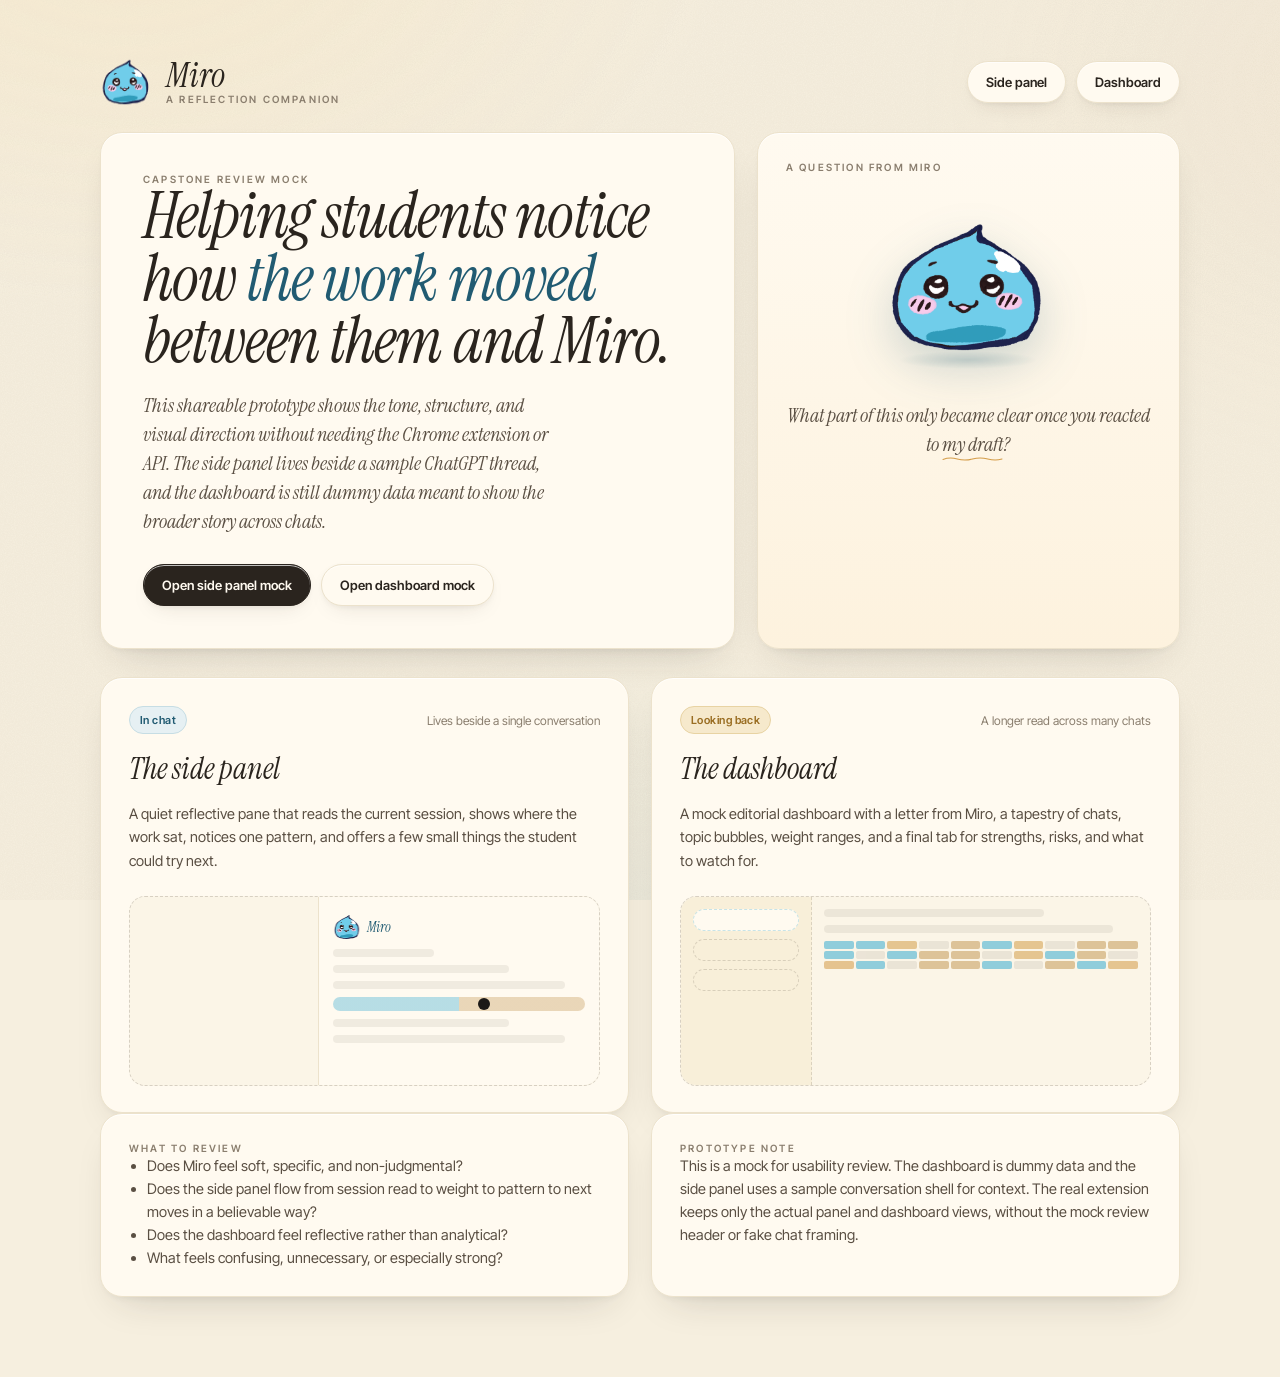
<file: share-mock/index.html>
<!doctype html>
<html lang="en">
<head>
  <meta charset="utf-8" />
  <meta name="viewport" content="width=device-width, initial-scale=1" />
  <title>Miro Review Mock</title>
  <link rel="preconnect" href="https://fonts.googleapis.com" />
  <link rel="preconnect" href="https://fonts.gstatic.com" crossorigin />
  <link href="https://fonts.googleapis.com/css2?family=Instrument+Serif:ital@0;1&family=Inter+Tight:wght@400;500;600;700&display=swap" rel="stylesheet" />
  <link rel="stylesheet" href="site.css" />
</head>
<body class="landing-body">
  <main class="hub">
    <header class="hub-top">
      <div class="hub-brand">
        <img src="sprites/cute.png" alt="Miro" class="bob" />
        <div>
          <div class="name">Miro</div>
          <div class="tag">A reflection companion</div>
        </div>
      </div>
      <nav class="hub-nav">
        <a class="btn-pill" href="side-panel.html">Side panel</a>
        <a class="btn-pill" href="dashboard.html">Dashboard</a>
      </nav>
    </header>

    <section class="hub-hero">
      <article class="card hub-hero-main in">
        <div class="hub-kicker">Capstone review mock</div>
        <h1>Helping students notice how <em>the work moved</em> between them and Miro.</h1>
        <p>
          This shareable prototype shows the tone, structure, and visual direction without needing the Chrome extension or API.
          The side panel lives beside a sample ChatGPT thread, and the dashboard is still dummy data meant to show the broader story across chats.
        </p>
        <div class="hub-actions">
          <a class="btn-pill primary" href="side-panel.html">Open side panel mock</a>
          <a class="btn-pill" href="dashboard.html">Open dashboard mock</a>
        </div>
      </article>

      <aside class="card hub-hero-aside in">
        <div class="hub-kicker">A question from Miro</div>
        <div class="pet-stage">
          <img src="sprites/cute.png" alt="Miro" class="bob" />
        </div>
        <p class="hub-quote">
          What part of this only became clear once you reacted to <span class="underline-wavy">my draft</span>?
        </p>
      </aside>
    </section>

    <section class="hub-grid">
      <a class="card hub-card in" href="side-panel.html">
        <div class="hub-card-head">
          <span class="chip miro">In chat</span>
          <span class="hub-card-meta">Lives beside a single conversation</span>
        </div>
        <h2>The side panel</h2>
        <p>
          A quiet reflective pane that reads the current session, shows where the work sat, notices one pattern,
          and offers a few small things the student could try next.
        </p>
        <div class="hub-preview panel">
          <div class="preview-chat"></div>
          <div class="preview-panel">
            <div class="preview-head">
              <img src="sprites/cute.png" alt="" />
              <span>Miro</span>
            </div>
            <div class="preview-line short"></div>
            <div class="preview-line medium"></div>
            <div class="preview-line long"></div>
            <div class="preview-scale">
              <span class="preview-scale-dot"></span>
            </div>
            <div class="preview-line medium"></div>
            <div class="preview-line long"></div>
          </div>
        </div>
      </a>

      <a class="card hub-card in" href="dashboard.html">
        <div class="hub-card-head">
          <span class="chip gold">Looking back</span>
          <span class="hub-card-meta">A longer read across many chats</span>
        </div>
        <h2>The dashboard</h2>
        <p>
          A mock editorial dashboard with a letter from Miro, a tapestry of chats, topic bubbles, weight ranges,
          and a final tab for strengths, risks, and what to watch for.
        </p>
        <div class="hub-preview dashboard">
          <div class="preview-sidebar">
            <span class="preview-tab active"></span>
            <span class="preview-tab"></span>
            <span class="preview-tab"></span>
          </div>
          <div class="preview-dash-main">
            <div class="preview-line medium"></div>
            <div class="preview-line long"></div>
            <div class="preview-grid">
              <i class="m"></i><i class="m"></i><i class="b"></i><i></i><i class="y"></i><i class="m"></i><i class="b"></i><i></i><i class="y"></i><i class="y"></i>
              <i class="m"></i><i></i><i class="m"></i><i class="y"></i><i class="y"></i><i></i><i class="b"></i><i class="m"></i><i class="y"></i><i></i>
              <i class="b"></i><i class="m"></i><i></i><i class="y"></i><i class="y"></i><i class="m"></i><i></i><i class="y"></i><i class="m"></i><i class="b"></i>
            </div>
          </div>
        </div>
      </a>
    </section>

    <section class="hub-notes">
      <article class="card hub-note">
        <div class="hub-kicker">What to review</div>
        <ul>
          <li>Does Miro feel soft, specific, and non-judgmental?</li>
          <li>Does the side panel flow from session read to weight to pattern to next moves in a believable way?</li>
          <li>Does the dashboard feel reflective rather than analytical?</li>
          <li>What feels confusing, unnecessary, or especially strong?</li>
        </ul>
      </article>

      <article class="card hub-note">
        <div class="hub-kicker">Prototype note</div>
        <p>
          This is a mock for usability review. The dashboard is dummy data and the side panel uses a sample conversation shell for context.
          The real extension keeps only the actual panel and dashboard views, without the mock review header or fake chat framing.
        </p>
      </article>
    </section>
  </main>
</body>
</html>
</file>
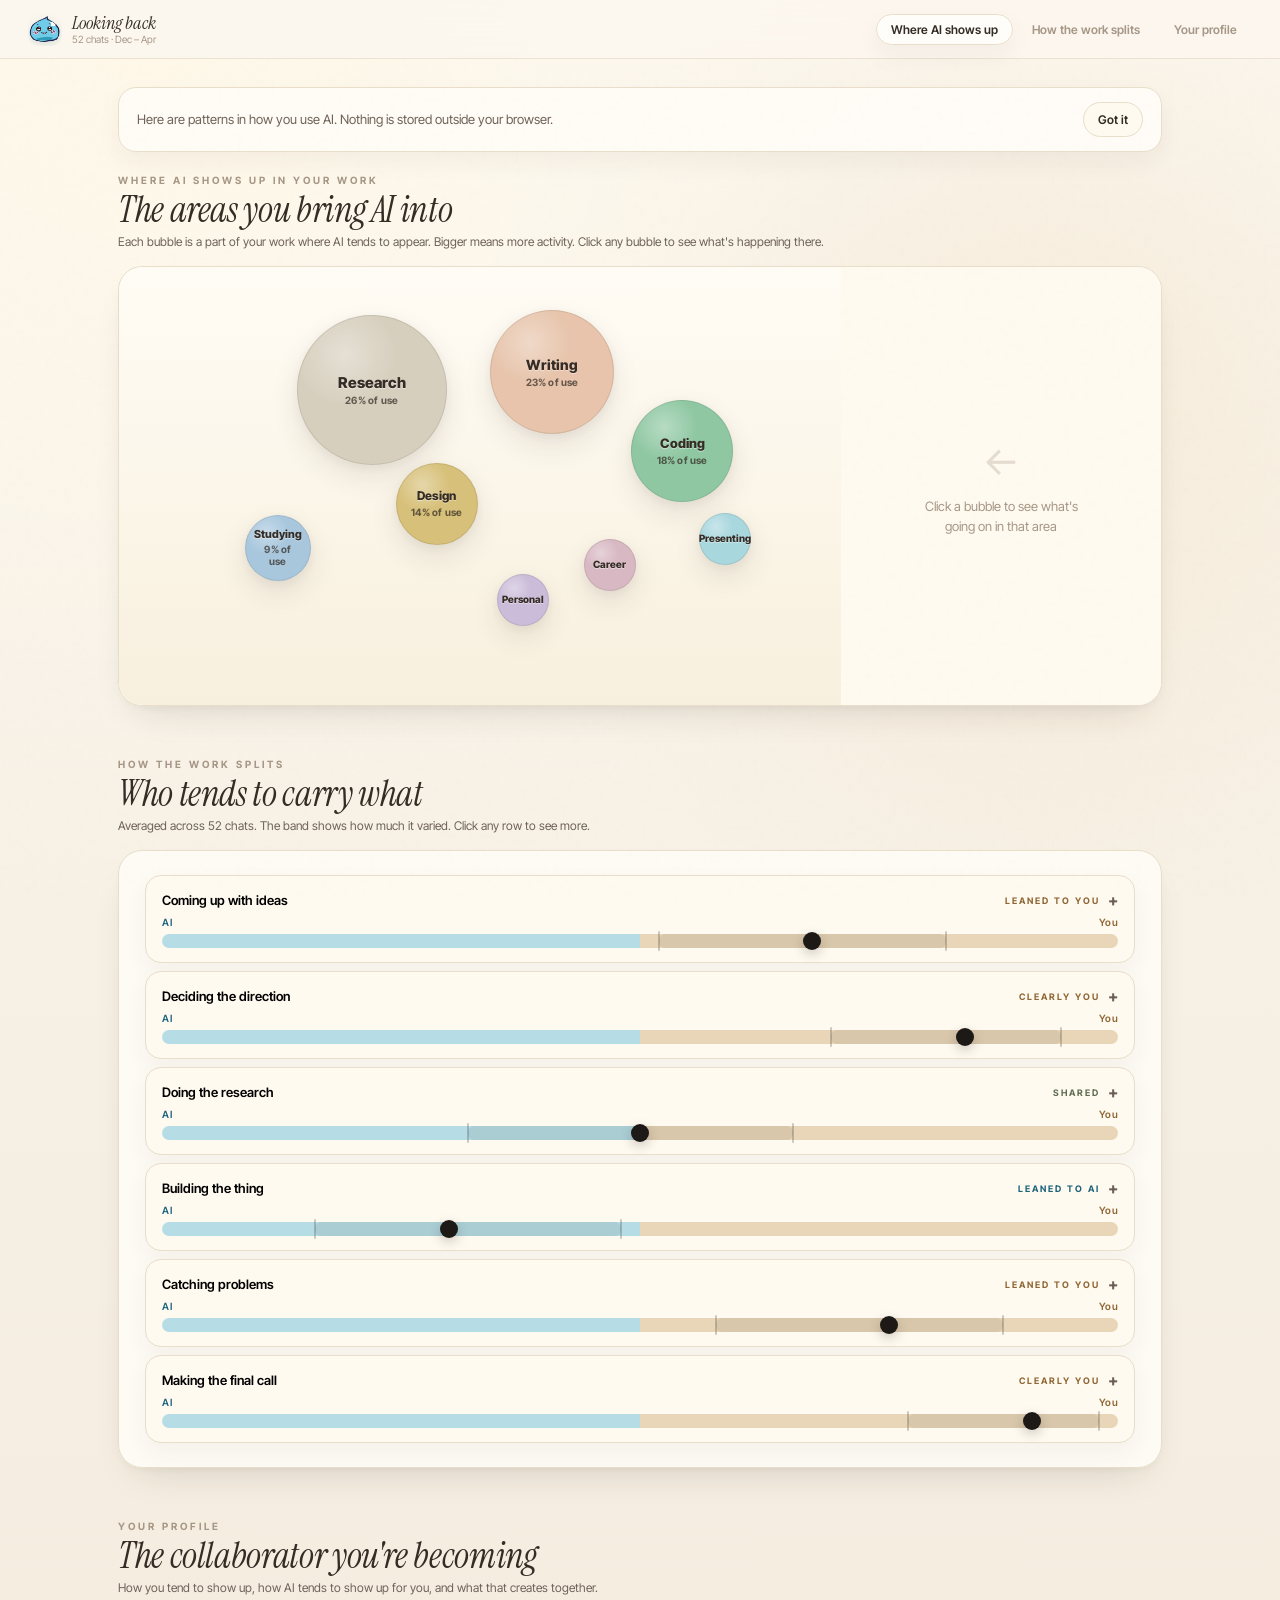
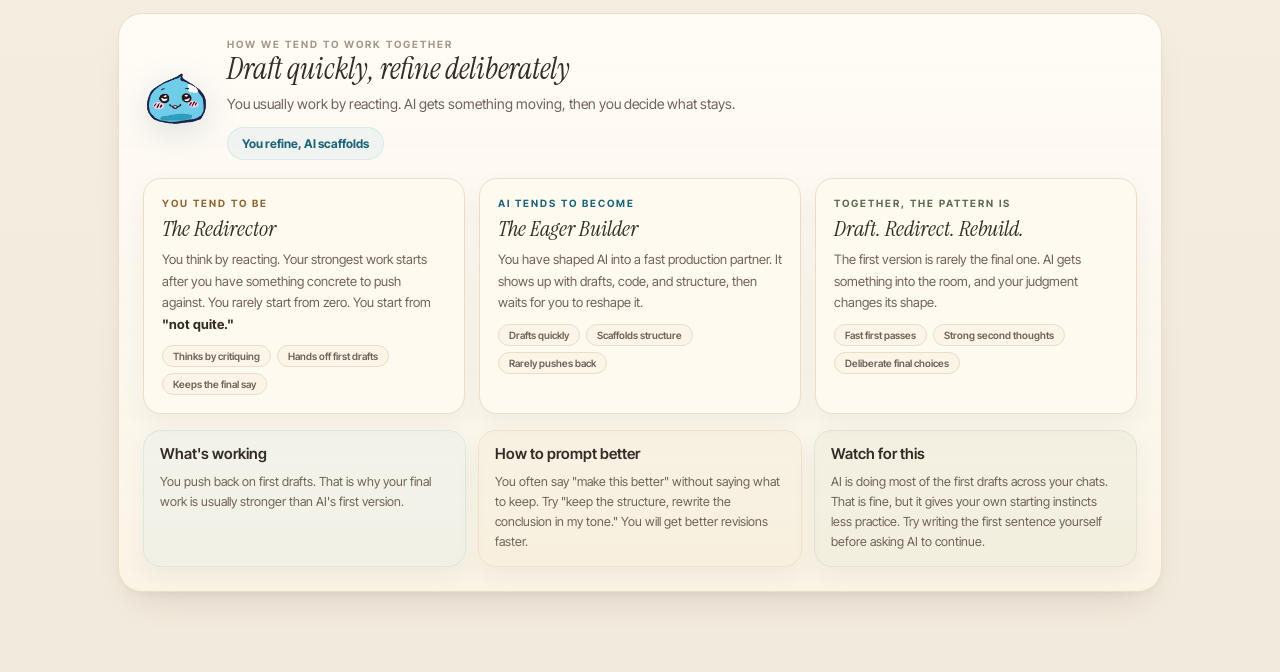
<file: dashboard.html>
<!DOCTYPE html>
<html lang="en">
<head>
<meta charset="utf-8"/>
<meta name="viewport" content="width=device-width, initial-scale=1"/>
<title>Miro Dashboard</title>
<link rel="preconnect" href="https://fonts.googleapis.com"/>
<link rel="preconnect" href="https://fonts.gstatic.com" crossorigin/>
<link href="https://fonts.googleapis.com/css2?family=Instrument+Serif:ital@0;1&family=Inter+Tight:wght@400;500;600;700&display=swap" rel="stylesheet"/>
<link rel="stylesheet" href="dashboard.css"/>
</head>
<body>

<header class="topbar">
  <div class="tb-brand">
    <div class="tb-avatar"><img src="sprites/cute.png" alt="Miro"/></div>
    <div>
      <div class="tb-name">Looking back</div>
      <div class="tb-meta">52 chats · Dec – Apr</div>
    </div>
  </div>
  <nav class="tb-nav" id="topNav">
    <a href="#areas" class="active">Where AI shows up</a>
    <a href="#splits">How the work splits</a>
    <a href="#profile">Your profile</a>
  </nav>
</header>

<div class="main">

  <div class="dashboard-note" id="dashboardNote" role="status" aria-live="polite">
    <div class="dashboard-note-copy">Here are patterns in how you use AI. Nothing is stored outside your browser.</div>
    <button class="dashboard-note-button" id="dashboardNoteDismiss" type="button">Got it</button>
  </div>

  <div class="section" id="areas">
    <div class="sec-head">
      <div class="kicker">Where AI shows up in your work</div>
      <div class="sec-title">The areas you bring AI into</div>
      <div class="sec-sub">Each bubble is a part of your work where AI tends to appear. Bigger means more activity. Click any bubble to see what's happening there.</div>
    </div>
    <div class="bubbles-layout" id="bubblesLayout">
      <div class="card bubble-stage bubble-stage-cardless" id="bubbleStage"></div>
      <div class="bubble-panel" id="bubblePanel">
        <div class="bp-placeholder" id="bpPlaceholder">
          <div class="bp-placeholder-icon">←</div>
          <div class="bp-placeholder-text">Click a bubble to see what's going on in that area</div>
        </div>
        <div class="bp-content" id="bpContent"></div>
      </div>
    </div>
  </div>

  <div class="section" id="splits">
    <div class="sec-head">
      <div class="kicker">How the work splits</div>
      <div class="sec-title">Who tends to carry what</div>
      <div class="sec-sub">Averaged across 52 chats. The band shows how much it varied. Click any row to see more.</div>
    </div>
    <div class="card sliders-card" id="slidersCard"></div>
  </div>

  <div class="section" id="profile">
    <div class="sec-head">
      <div class="kicker">Your profile</div>
      <div class="sec-title">The collaborator you're becoming</div>
      <div class="sec-sub">How you tend to show up, how AI tends to show up for you, and what that creates together.</div>
    </div>
    <div class="profile-grid" id="profileGrid"></div>
  </div>

</div>

<script src="dashboard.js"></script>
</body>
</html>
</file>
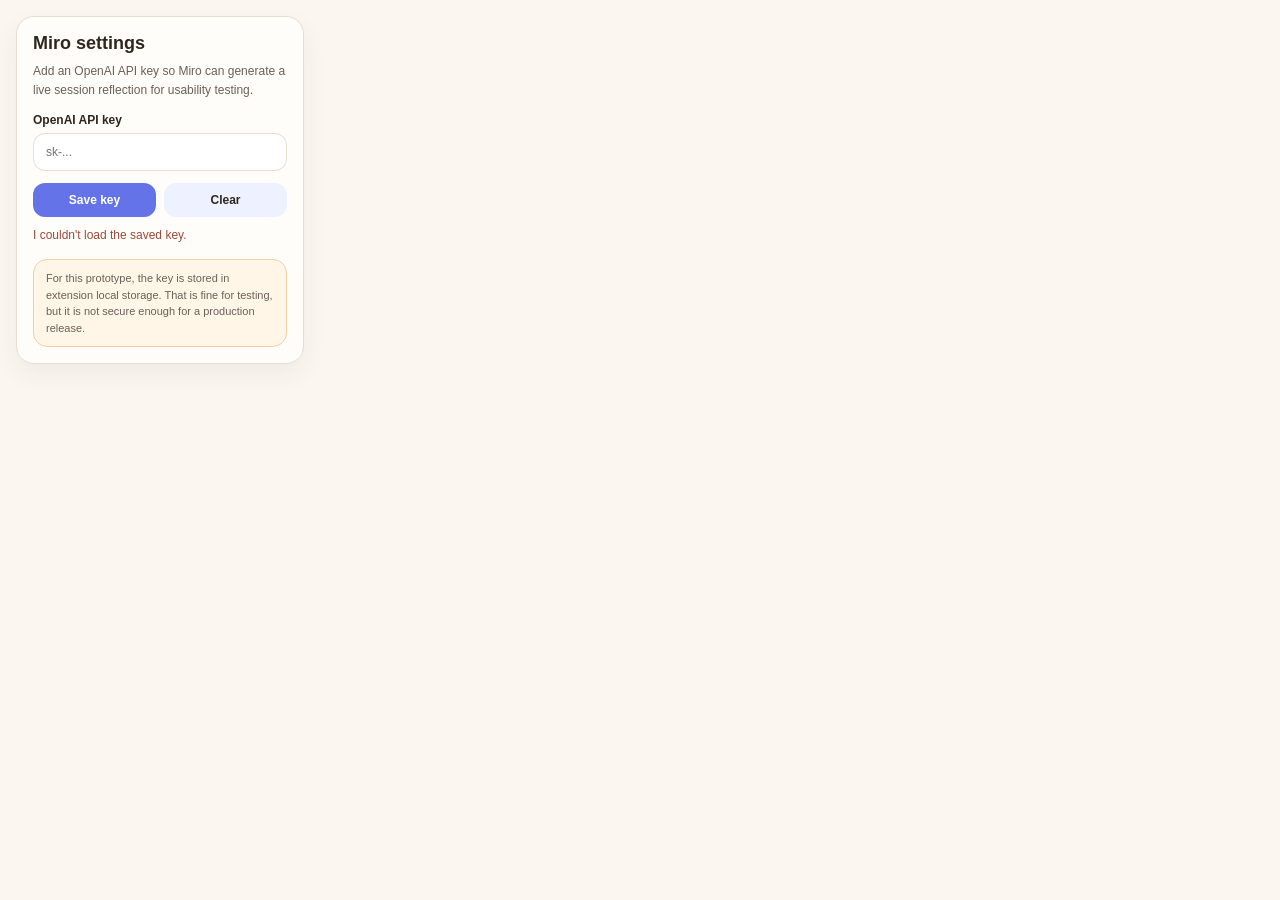
<file: popup.html>
<!doctype html>
<html>
<head>
  <meta charset="utf-8" />
  <title>Miro Settings</title>
  <style>
    :root {
      color-scheme: light;
      --cream: #fbf7f0;
      --paper: #fffdf9;
      --border: #e6ddd1;
      --text: #2f261e;
      --muted: #6b6056;
      --accent: #6474e8;
      --accent-soft: #eef1ff;
      --warn-bg: #fff6e8;
      --warn-border: #f1d19e;
      --success: #35664f;
      --error: #9d4a3a;
    }

    body {
      width: 320px;
      margin: 0;
      padding: 16px;
      box-sizing: border-box;
      font-family: "Segoe UI", sans-serif;
      background: var(--cream);
      color: var(--text);
    }

    .card {
      border: 1px solid var(--border);
      border-radius: 18px;
      background: var(--paper);
      padding: 16px;
      box-shadow: 0 10px 24px rgba(47, 38, 30, 0.06);
    }

    h1 {
      margin: 0 0 8px;
      font-size: 18px;
    }

    p {
      margin: 0 0 14px;
      color: var(--muted);
      font-size: 12px;
      line-height: 1.55;
    }

    label {
      display: block;
      margin-bottom: 6px;
      font-size: 12px;
      font-weight: 600;
    }

    input {
      width: 100%;
      box-sizing: border-box;
      padding: 11px 12px;
      border-radius: 12px;
      border: 1px solid var(--border);
      background: #fff;
      color: var(--text);
      font-size: 12px;
    }

    .row {
      display: flex;
      gap: 8px;
      margin-top: 12px;
    }

    button {
      width: 50%;
      padding: 10px 12px;
      border: 0;
      border-radius: 12px;
      background: var(--accent);
      color: white;
      font-size: 12px;
      font-weight: 600;
      cursor: pointer;
    }

    button.secondary {
      background: var(--accent-soft);
      color: var(--text);
    }

    #status {
      min-height: 18px;
      margin-top: 10px;
      font-size: 12px;
      line-height: 1.45;
      color: var(--muted);
    }

    #status[data-tone="success"] { color: var(--success); }
    #status[data-tone="error"] { color: var(--error); }
    #status[data-tone="muted"] { color: var(--muted); }

    .warn {
      margin-top: 14px;
      padding: 10px 12px;
      border: 1px solid var(--warn-border);
      border-radius: 14px;
      background: var(--warn-bg);
      color: var(--muted);
      font-size: 11px;
      line-height: 1.5;
    }
  </style>
</head>
<body>
  <div class="card">
    <h1>Miro settings</h1>
    <p>Add an OpenAI API key so Miro can generate a live session reflection for usability testing.</p>
    <label for="apiKey">OpenAI API key</label>
    <input id="apiKey" type="password" placeholder="sk-..." autocomplete="off" spellcheck="false" />
    <div class="row">
      <button id="saveBtn">Save key</button>
      <button id="clearBtn" class="secondary">Clear</button>
    </div>
    <div id="status" data-tone="muted"></div>
    <div class="warn">
      For this prototype, the key is stored in extension local storage. That is fine for testing, but it is not secure enough for a production release.
    </div>
  </div>
  <script src="popup.js"></script>
</body>
</html>
</file>
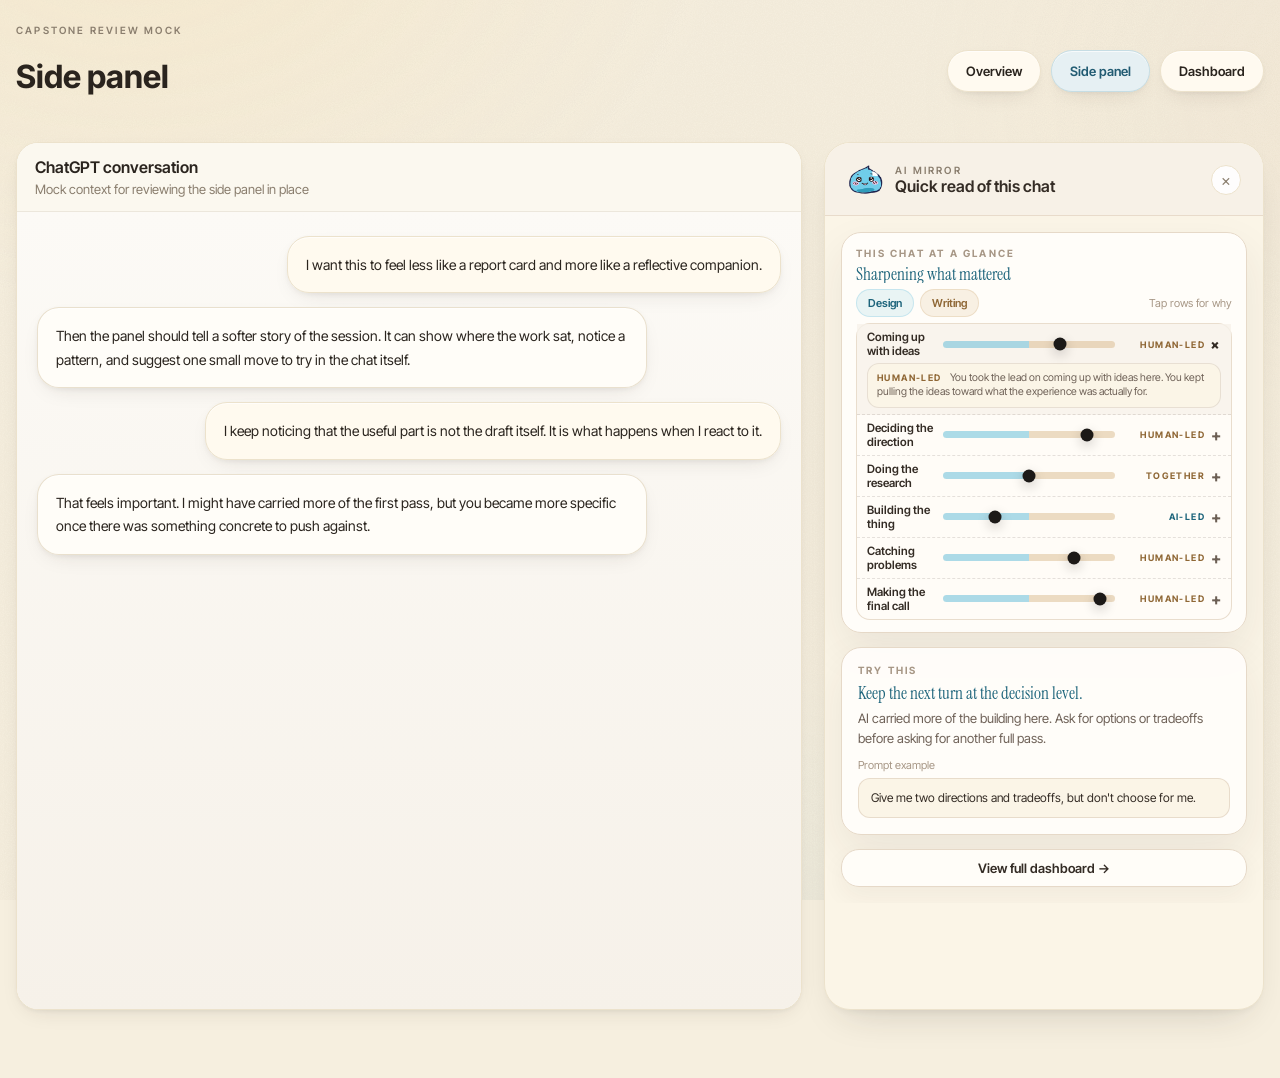
<file: share-mock/side-panel.html>
<!doctype html>
<html lang="en">
<head>
  <meta charset="utf-8" />
  <meta name="viewport" content="width=device-width, initial-scale=1" />
  <title>Miro Side Panel Mock</title>
  <link rel="preconnect" href="https://fonts.googleapis.com" />
  <link rel="preconnect" href="https://fonts.gstatic.com" crossorigin />
  <link href="https://fonts.googleapis.com/css2?family=Instrument+Serif:ital@0;1&family=Inter+Tight:wght@400;500;600;700&display=swap" rel="stylesheet" />
  <link rel="stylesheet" href="site.css" />
</head>
<body>
  <main class="review-shell">
    <div class="review-topbar">
      <div class="review-title">
        <div class="label">Capstone review mock</div>
        <h1>Side panel</h1>
      </div>
      <nav class="review-nav">
        <a href="index.html">Overview</a>
        <a class="active" href="side-panel.html">Side panel</a>
        <a href="dashboard.html">Dashboard</a>
      </nav>
    </div>

    <section class="chat-frame">
      <div class="chat-main">
        <div class="chat-main-header">
          <div class="chat-main-title">ChatGPT conversation</div>
          <div class="chat-main-sub">Mock context for reviewing the side panel in place</div>
        </div>

        <div class="chat-thread">
          <div class="chat-message user">
            I want this to feel less like a report card and more like a reflective companion.
          </div>
          <div class="chat-message assistant">
            Then the panel should tell a softer story of the session. It can show where the work sat, notice a pattern, and suggest one small move to try in the chat itself.
          </div>
          <div class="chat-message user">
            I keep noticing that the useful part is not the draft itself. It is what happens when I react to it.
          </div>
          <div class="chat-message assistant">
            That feels important. I might have carried more of the first pass, but you became more specific once there was something concrete to push against.
          </div>
        </div>
      </div>

      <aside class="mock-panel">
        <div class="mock-panel-header">
          <div class="mock-panel-brand">
            <div class="mock-panel-avatar">
              <img src="sprites/cute.png" alt="Miro" />
            </div>
            <div>
              <div class="mock-panel-kicker">AI Mirror</div>
              <h2>Quick read of this chat</h2>
            </div>
          </div>
          <div class="mock-close" aria-hidden="true">&times;</div>
        </div>

        <div class="mock-panel-body">
          <section class="miro-card miro-at-a-glance-card">
            <div class="miro-at-a-glance-top">
              <div class="miro-at-a-glance-copy">
                <div class="miro-section-label">This chat at a glance</div>
                <div class="miro-session-title">Sharpening what mattered</div>
              </div>
            </div>
            <div class="miro-area-row">
              <div class="miro-area-chip-row">
                <span class="miro-area-chip primary">Design</span>
                <span class="miro-area-chip secondary">Writing</span>
              </div>
              <div class="miro-collab-helper">Tap rows for why</div>
            </div>
            <div class="miro-weight-card">
              <div class="miro-weight-rows">
                <button class="miro-weight-row open" type="button" aria-expanded="true">
                  <div class="miro-weight-row-top">
                    <div class="miro-weight-label">Coming up with ideas</div>
                    <div class="miro-weight-track-wrap">
                      <div class="miro-weight-track">
                        <div class="miro-weight-track-left"></div>
                        <div class="miro-weight-track-right"></div>
                        <div class="miro-weight-dot" style="left:68%;"></div>
                      </div>
                    </div>
                    <div class="miro-weight-row-right">
                      <div class="miro-weight-verdict you">Human-led</div>
                      <div class="miro-weight-chevron">+</div>
                    </div>
                  </div>
                  <div class="miro-weight-reason">
                    <span class="miro-weight-reason-label you">Human-led</span>
                    <span class="miro-weight-reason-copy">You took the lead on coming up with ideas here. You kept pulling the ideas toward what the experience was actually for.</span>
                  </div>
                </button>

                <button class="miro-weight-row" type="button" aria-expanded="false">
                  <div class="miro-weight-row-top">
                    <div class="miro-weight-label">Deciding the direction</div>
                    <div class="miro-weight-track-wrap">
                      <div class="miro-weight-track">
                        <div class="miro-weight-track-left"></div>
                        <div class="miro-weight-track-right"></div>
                        <div class="miro-weight-dot" style="left:84%;"></div>
                      </div>
                    </div>
                    <div class="miro-weight-row-right">
                      <div class="miro-weight-verdict you">Human-led</div>
                      <div class="miro-weight-chevron">+</div>
                    </div>
                  </div>
                  <div class="miro-weight-reason">
                    <span class="miro-weight-reason-label you">Human-led</span>
                    <span class="miro-weight-reason-copy">You took the lead on deciding the direction here. You were the one shaping what path the work followed.</span>
                  </div>
                </button>

                <button class="miro-weight-row" type="button" aria-expanded="false">
                  <div class="miro-weight-row-top">
                    <div class="miro-weight-label">Doing the research</div>
                    <div class="miro-weight-track-wrap">
                      <div class="miro-weight-track">
                        <div class="miro-weight-track-left"></div>
                        <div class="miro-weight-track-right"></div>
                        <div class="miro-weight-dot" style="left:50%;"></div>
                      </div>
                    </div>
                    <div class="miro-weight-row-right">
                      <div class="miro-weight-verdict shared">Together</div>
                      <div class="miro-weight-chevron">+</div>
                    </div>
                  </div>
                  <div class="miro-weight-reason">
                    <span class="miro-weight-reason-label shared">Together</span>
                    <span class="miro-weight-reason-copy">We did the research together here. You set the direction, and I helped do the legwork and sorting.</span>
                  </div>
                </button>

                <button class="miro-weight-row" type="button" aria-expanded="false">
                  <div class="miro-weight-row-top">
                    <div class="miro-weight-label">Building the thing</div>
                    <div class="miro-weight-track-wrap">
                      <div class="miro-weight-track">
                        <div class="miro-weight-track-left"></div>
                        <div class="miro-weight-track-right"></div>
                        <div class="miro-weight-dot" style="left:30%;"></div>
                      </div>
                    </div>
                    <div class="miro-weight-row-right">
                      <div class="miro-weight-verdict miro">AI-led</div>
                      <div class="miro-weight-chevron">+</div>
                    </div>
                  </div>
                  <div class="miro-weight-reason">
                    <span class="miro-weight-reason-label miro">AI-led</span>
                    <span class="miro-weight-reason-copy">I took the lead on building the thing here. I was the one making the first version of the thing itself.</span>
                  </div>
                </button>

                <button class="miro-weight-row" type="button" aria-expanded="false">
                  <div class="miro-weight-row-top">
                    <div class="miro-weight-label">Catching problems</div>
                    <div class="miro-weight-track-wrap">
                      <div class="miro-weight-track">
                        <div class="miro-weight-track-left"></div>
                        <div class="miro-weight-track-right"></div>
                        <div class="miro-weight-dot" style="left:76%;"></div>
                      </div>
                    </div>
                    <div class="miro-weight-row-right">
                      <div class="miro-weight-verdict you">Human-led</div>
                      <div class="miro-weight-chevron">+</div>
                    </div>
                  </div>
                  <div class="miro-weight-reason">
                    <span class="miro-weight-reason-label you">Human-led</span>
                    <span class="miro-weight-reason-copy">You took the lead on catching problems here. You were the one spotting what needed to be fixed or adjusted.</span>
                  </div>
                </button>

                <button class="miro-weight-row" type="button" aria-expanded="false">
                  <div class="miro-weight-row-top">
                    <div class="miro-weight-label">Making the final call</div>
                    <div class="miro-weight-track-wrap">
                      <div class="miro-weight-track">
                        <div class="miro-weight-track-left"></div>
                        <div class="miro-weight-track-right"></div>
                        <div class="miro-weight-dot" style="left:91%;"></div>
                      </div>
                    </div>
                    <div class="miro-weight-row-right">
                      <div class="miro-weight-verdict you">Human-led</div>
                      <div class="miro-weight-chevron">+</div>
                    </div>
                  </div>
                  <div class="miro-weight-reason">
                    <span class="miro-weight-reason-label you">Human-led</span>
                    <span class="miro-weight-reason-copy">You took the lead on making the final call here. You were the one determining what stayed in and what got dropped.</span>
                  </div>
                </button>
              </div>
            </div>
          </section>

          <section class="miro-card miro-try-now-card">
            <div class="miro-section-label miro-try-now-label">Try this</div>
            <div class="miro-try-now-title">Keep the next turn at the decision level.</div>
            <div class="miro-try-now-copy">
              AI carried more of the building here. Ask for options or tradeoffs before asking for another full pass.
            </div>
            <div class="miro-try-now-example-label">Prompt example</div>
            <div class="miro-try-now-example">Give me two directions and tradeoffs, but don&apos;t choose for me.</div>
          </section>

          <button class="miro-dashboard-link miro-footer-button" type="button">View full dashboard &rarr;</button>
        </div>
      </aside>
    </section>
  </main>

  <script>
    document.querySelectorAll('.miro-weight-row').forEach((row) => {
      row.addEventListener('click', () => {
        const shouldOpen = !row.classList.contains('open');
        document.querySelectorAll('.miro-weight-row').forEach((item) => {
          item.classList.remove('open');
          item.setAttribute('aria-expanded', 'false');
        });
        if (shouldOpen) {
          row.classList.add('open');
          row.setAttribute('aria-expanded', 'true');
        }
      });
    });

    document.querySelector('.miro-dashboard-link')?.addEventListener('click', () => {
      window.location.href = 'dashboard.html';
    });
  </script>
</body>
</html>
</file>
<file: share-mock/site.css>
/* Miro reflection companion mock design system */
:root {
  --paper: #f6efdf;
  --paper-2: #fbf5e7;
  --paper-3: #fffaf0;
  --paper-edge: #ece2cc;
  --ink: #2a241e;
  --ink-2: #5a4f43;
  --ink-3: #8a7e6e;
  --ink-4: #b5a991;
  --miro: #4ab2d4;
  --miro-deep: #215b72;
  --miro-soft: #cfe5ed;
  --miro-wash: #e6f0f3;
  --you: #c9a164;
  --you-deep: #8f6735;
  --you-soft: #ecd8af;
  --you-wash: #f6e9cc;
  --gold: #d49c48;
  --gold-deep: #9a6e23;
  --gold-soft: #f3dcb1;
  --gold-wash: #f6e9cc;
  --shadow-soft: 0 1px 0 rgba(255,255,255,0.7) inset, 0 8px 24px -12px rgba(42,36,30,0.18), 0 2px 6px -2px rgba(42,36,30,0.08);
  --shadow-card: 0 1px 0 rgba(255,255,255,0.85) inset, 0 18px 40px -20px rgba(42,36,30,0.22), 0 4px 10px -4px rgba(42,36,30,0.08);
  --shadow-sticker: 0 2px 0 rgba(255,255,255,0.6) inset, 0 10px 24px -10px rgba(42,36,30,0.28);
  --radius-sm: 14px;
  --radius: 22px;
  --radius-lg: 32px;
  --serif: "Instrument Serif", "Cormorant Garamond", Georgia, serif;
  --sans: "Inter Tight", "Inter", "Segoe UI", system-ui, sans-serif;
  --mono: "JetBrains Mono", ui-monospace, monospace;
}

*, *::before, *::after { box-sizing: border-box; }
html, body { margin: 0; }

body {
  min-height: 100vh;
  font-family: var(--sans);
  color: var(--ink);
  background: var(--paper);
  -webkit-font-smoothing: antialiased;
  text-rendering: optimizeLegibility;
}

body::before {
  content: "";
  position: fixed;
  inset: 0;
  pointer-events: none;
  z-index: 0;
  background-image:
    radial-gradient(1200px 800px at 10% -10%, rgba(255,245,220,0.55), transparent 50%),
    radial-gradient(900px 700px at 110% 10%, rgba(201,161,100,0.08), transparent 55%),
    radial-gradient(1000px 800px at 50% 120%, rgba(74,178,212,0.09), transparent 55%),
    url("data:image/svg+xml;utf8,<svg xmlns='http://www.w3.org/2000/svg' width='300' height='300'><filter id='n'><feTurbulence type='fractalNoise' baseFrequency='0.9' numOctaves='2' stitchTiles='stitch'/><feColorMatrix values='0 0 0 0 0.18 0 0 0 0 0.14 0 0 0 0 0.1 0 0 0 0.08 0'/></filter><rect width='100%25' height='100%25' filter='url(%23n)' opacity='0.7'/></svg>");
  opacity: 0.9;
  mix-blend-mode: multiply;
}

.landing-body {
  display: flex;
  justify-content: center;
}

.card {
  position: relative;
  background: var(--paper-3);
  border: 1px solid var(--paper-edge);
  border-radius: var(--radius);
  box-shadow: var(--shadow-card);
}

.eyebrow,
.hub-brand .tag,
.hub-kicker,
.review-title .label,
.mock-panel-kicker,
.mock-section-label,
.mock-reflection-eyebrow {
  font-size: 10px;
  letter-spacing: 0.22em;
  text-transform: uppercase;
  color: var(--ink-3);
  font-weight: 600;
}

.chip {
  display: inline-flex;
  align-items: center;
  gap: 6px;
  padding: 6px 10px;
  border-radius: 999px;
  font-size: 11px;
  font-weight: 600;
  letter-spacing: 0.04em;
  background: var(--paper-2);
  border: 1px solid var(--paper-edge);
  color: var(--ink-2);
}

.chip.miro { background: var(--miro-wash); border-color: #c6dde4; color: var(--miro-deep); }
.chip.gold { background: var(--gold-wash); border-color: #e8d3a3; color: var(--gold-deep); }

.btn-pill,
.review-nav a,
.mock-dashboard-link {
  display: inline-flex;
  align-items: center;
  justify-content: center;
  gap: 8px;
  padding: 12px 18px;
  border-radius: 999px;
  font-size: 13px;
  font-weight: 600;
  background: var(--paper-3);
  border: 1px solid var(--paper-edge);
  color: var(--ink);
  text-decoration: none;
  box-shadow: var(--shadow-soft);
  cursor: pointer;
  transition: transform 120ms ease, box-shadow 120ms ease, background 120ms ease, border-color 120ms ease;
}

.btn-pill:hover,
.review-nav a:hover,
.mock-dashboard-link:hover {
  transform: translateY(-1px);
}

.btn-pill:focus-visible,
.review-nav a:focus-visible,
.mock-dashboard-link:focus-visible {
  outline: 2px solid rgba(74, 178, 212, 0.34);
  outline-offset: 2px;
}

.btn-pill.primary {
  background: var(--ink);
  color: var(--paper-3);
  border-color: var(--ink);
}

.btn-pill.miro {
  background: var(--miro-wash);
  border-color: #c6dde4;
  color: var(--miro-deep);
}

.review-nav a.active {
  background: var(--miro-wash);
  border-color: #c6dde4;
  color: var(--miro-deep);
}

@keyframes bob {
  0%, 100% { transform: translateY(0) rotate(0); }
  50% { transform: translateY(-6px) rotate(-1deg); }
}

.bob {
  animation: bob 3.2s ease-in-out infinite;
  transform-origin: 50% 80%;
}

@keyframes float-in {
  from { opacity: 0; transform: translateY(8px); }
  to { opacity: 1; transform: translateY(0); }
}

.in {
  animation: float-in 500ms ease both;
}

.underline-wavy {
  background-image: url("data:image/svg+xml;utf8,<svg xmlns='http://www.w3.org/2000/svg' viewBox='0 0 120 8'><path d='M2 5 Q 15 0 30 4 T 60 4 T 90 4 T 118 4' fill='none' stroke='%23d49c48' stroke-width='2' stroke-linecap='round'/></svg>");
  background-repeat: no-repeat;
  background-position: 0 100%;
  background-size: 100% 8px;
  padding-bottom: 6px;
}

.scale {
  position: relative;
  height: 22px;
}

.scale-track {
  position: absolute;
  inset: 9px 0;
  border-radius: 999px;
  background:
    linear-gradient(90deg,
      rgba(74, 178, 212, 0.44) 0%,
      rgba(74, 178, 212, 0.44) 50%,
      rgba(201, 161, 100, 0.44) 50%,
      rgba(201, 161, 100, 0.44) 100%);
}

.scale-ticks {
  position: absolute;
  inset: 0;
  display: flex;
  justify-content: space-between;
  align-items: center;
  padding: 0 2px;
  pointer-events: none;
}

.scale-tick {
  width: 1px;
  height: 6px;
  background: rgba(90,79,67,0.3);
  border-radius: 1px;
}

.scale-thumb {
  position: absolute;
  top: 50%;
  width: 18px;
  height: 18px;
  border-radius: 999px;
  background: #1c1917;
  box-shadow: 0 4px 10px rgba(28,25,23,0.22);
  transform: translate(-50%, -50%);
}

.scale-ends {
  display: flex;
  justify-content: space-between;
  margin-top: 8px;
  font-size: 10px;
  letter-spacing: 0.16em;
  text-transform: uppercase;
  color: var(--ink-3);
  font-weight: 600;
}

.scale-ends .miro-end { color: var(--miro-deep); }
.scale-ends .you-end { color: var(--you-deep); }

.hub,
.review-shell {
  position: relative;
  z-index: 1;
}

.hub {
  width: min(1080px, calc(100vw - 32px));
  margin: 0 auto;
  padding: 56px 0 80px;
}

.review-shell {
  width: min(1480px, calc(100vw - 32px));
  margin: 0 auto;
  padding: 24px 0 40px;
}

.hub-top,
.review-topbar {
  display: flex;
  align-items: center;
  justify-content: space-between;
  gap: 16px;
  margin-bottom: 24px;
}

.hub-brand {
  display: flex;
  align-items: center;
  gap: 14px;
}

.hub-brand img {
  width: 52px;
  height: 52px;
}

.hub-brand .name {
  font-family: var(--serif);
  font-size: 34px;
  font-style: italic;
  line-height: 1;
}

.hub-nav,
.review-nav,
.hub-actions {
  display: flex;
  gap: 10px;
  flex-wrap: wrap;
}

.hub-hero {
  display: grid;
  grid-template-columns: 1.2fr 0.8fr;
  gap: 22px;
  margin-bottom: 28px;
}

.hub-hero-main {
  padding: 40px 42px 42px;
}

.hub-hero h1 {
  margin: 0 0 18px;
  font-family: var(--serif);
  font-size: clamp(42px, 5.2vw, 64px);
  font-style: italic;
  font-weight: 400;
  line-height: 0.98;
  letter-spacing: -0.015em;
}

.hub-hero h1 em {
  color: var(--miro-deep);
  font-style: italic;
}

.hub-hero p {
  max-width: 46ch;
  margin: 0 0 28px;
  font-family: var(--serif);
  font-size: 20px;
  font-style: italic;
  line-height: 1.45;
  color: var(--ink-2);
}

.hub-hero-aside {
  padding: 28px;
  display: flex;
  flex-direction: column;
  gap: 14px;
  background: linear-gradient(180deg, #fffaf0 0%, #fdf2de 100%);
  overflow: hidden;
}

.pet-stage {
  position: relative;
  display: grid;
  place-items: center;
  min-height: 200px;
}

.pet-stage::before {
  content: "";
  position: absolute;
  bottom: 18px;
  left: 50%;
  width: 140px;
  height: 18px;
  transform: translateX(-50%);
  background: radial-gradient(ellipse at center, rgba(33,91,114,0.18), transparent 70%);
}

.pet-stage img {
  width: 170px;
  height: 170px;
  object-fit: contain;
  filter: drop-shadow(0 18px 24px rgba(33,91,114,0.22));
}

.hub-quote {
  margin: 0;
  font-family: var(--serif);
  font-size: 17px;
  font-style: italic;
  line-height: 1.4;
  color: var(--ink);
  text-align: center;
}

.hub-grid,
.hub-notes {
  display: grid;
  grid-template-columns: 1fr 1fr;
  gap: 22px;
}

.hub-card,
.hub-note {
  padding: 28px 28px 26px;
}

.hub-card {
  display: flex;
  flex-direction: column;
  gap: 14px;
  color: inherit;
  text-decoration: none;
  transition: transform 160ms ease, box-shadow 160ms ease;
}

.hub-card:hover {
  transform: translateY(-3px);
}

.hub-card-head {
  display: flex;
  align-items: center;
  justify-content: space-between;
  gap: 12px;
}

.hub-card-meta {
  font-size: 12px;
  color: var(--ink-3);
}

.hub-card h2 {
  margin: 6px 0 4px;
  font-family: var(--serif);
  font-size: 30px;
  font-style: italic;
  font-weight: 400;
  line-height: 1;
}

.hub-card p,
.hub-note p,
.hub-note li {
  margin: 0;
  color: var(--ink-2);
  font-size: 14.5px;
  line-height: 1.6;
}

.hub-note ul {
  margin: 0;
  padding-left: 18px;
}

.hub-preview {
  position: relative;
  margin-top: 10px;
  min-height: 190px;
  border-radius: 16px;
  border: 1px dashed rgba(90,79,67,0.22);
  background: var(--paper-2);
  overflow: hidden;
}

.hub-preview.panel {
  display: flex;
  justify-content: flex-end;
  background: linear-gradient(180deg, #fbf5e7 0%, #fbf5e7 100%);
}

.preview-chat {
  flex: 1;
}

.preview-panel {
  width: 60%;
  height: 100%;
  padding: 16px 14px;
  display: flex;
  flex-direction: column;
  gap: 8px;
  background: #fffaf0;
  border-left: 1px solid var(--paper-edge);
}

.preview-head {
  display: flex;
  align-items: center;
  gap: 6px;
}

.preview-head img {
  width: 28px;
  height: 28px;
}

.preview-head span {
  font-family: var(--serif);
  font-size: 14px;
  font-style: italic;
  color: var(--miro-deep);
}

.preview-line {
  height: 8px;
  border-radius: 4px;
  background: rgba(90,79,67,0.09);
}

.preview-line.short { width: 40%; }
.preview-line.medium { width: 70%; }
.preview-line.long { width: 92%; }

.preview-scale {
  position: relative;
  height: 14px;
  background:
    linear-gradient(90deg,
      rgba(74, 178, 212, 0.4) 0%,
      rgba(74, 178, 212, 0.4) 50%,
      rgba(201, 161, 100, 0.4) 50%,
      rgba(201, 161, 100, 0.4) 100%);
  border-radius: 999px;
}

.preview-scale-left,
.preview-scale-right {
  display: none;
}

.preview-scale-dot {
  position: absolute;
  top: 50%;
  left: 60%;
  width: 12px;
  height: 12px;
  border-radius: 999px;
  background: #1c1917;
  transform: translate(-50%, -50%);
}

.hub-preview.dashboard {
  display: grid;
  grid-template-columns: 28% 1fr;
}

.preview-sidebar {
  display: flex;
  flex-direction: column;
  gap: 8px;
  padding: 12px;
  background: rgba(246,233,204,0.5);
  border-right: 1px dashed rgba(90,79,67,0.18);
}

.preview-tab {
  height: 22px;
  border-radius: 999px;
  border: 1px dashed rgba(90,79,67,0.2);
}

.preview-tab.active {
  background: var(--paper-3);
  border-color: rgba(74,178,212,0.3);
}

.preview-dash-main {
  padding: 12px;
  display: flex;
  flex-direction: column;
  gap: 8px;
}

.preview-grid {
  display: grid;
  grid-template-columns: repeat(10, 1fr);
  gap: 2px;
}

.preview-grid i {
  height: 8px;
  border-radius: 2px;
  background: rgba(90,79,67,0.1);
}

.preview-grid i.m { background: rgba(74,178,212,0.6); }
.preview-grid i.y { background: rgba(201,161,100,0.6); }
.preview-grid i.b { background: rgba(212,156,72,0.55); }

.chat-frame {
  position: relative;
  z-index: 1;
  width: min(1480px, calc(100vw - 32px));
  margin: 0 auto 28px;
  display: grid;
  grid-template-columns: minmax(0, 1fr) 440px;
  gap: 22px;
  align-items: stretch;
}

.chat-main {
  display: flex;
  flex-direction: column;
  min-height: 760px;
  overflow: hidden;
  background: #fdfcf8;
  border: 1px solid var(--paper-edge);
  border-radius: var(--radius);
  box-shadow: var(--shadow-soft);
}

.chat-main-header {
  padding: 14px 18px;
  border-bottom: 1px solid #ece7dc;
  background: #fbf8ef;
}

.chat-main-title {
  font-size: 16px;
  font-weight: 600;
}

.chat-main-sub {
  margin-top: 4px;
  font-size: 13px;
  color: var(--ink-3);
}

.chat-thread {
  flex: 1;
  padding: 24px 20px 32px;
  display: flex;
  flex-direction: column;
  gap: 14px;
  background: linear-gradient(180deg, #fcfaf6 0%, #f6f1e9 100%);
}

.chat-message {
  max-width: 82%;
  padding: 16px 18px;
  border-radius: 22px;
  font-size: 14px;
  line-height: 1.68;
  box-shadow: var(--shadow-soft);
}

.chat-message.user {
  align-self: flex-end;
  background: rgba(255,250,240,0.95);
  border: 1px solid var(--paper-edge);
}

.chat-message.assistant {
  align-self: flex-start;
  background: rgba(255,253,248,0.96);
  border: 1px solid rgba(232,222,202,0.92);
}

.mock-panel {
  position: sticky;
  top: 16px;
  align-self: start;
  height: calc(100vh - 32px);
  max-height: 920px;
  display: flex;
  flex-direction: column;
  overflow: hidden;
  background: var(--paper-2);
  border: 1px solid var(--paper-edge);
  border-radius: 26px;
  box-shadow: var(--shadow-card);
}

.mock-panel-header {
  padding: 18px 22px 16px;
  display: flex;
  align-items: center;
  justify-content: space-between;
  gap: 10px;
  background: rgba(247, 241, 231, 0.94);
  backdrop-filter: blur(8px);
  border-bottom: 1px solid rgba(230, 217, 200, 0.88);
}

.mock-panel-brand {
  display: flex;
  align-items: center;
  gap: 10px;
}

.mock-panel-avatar {
  width: 38px;
  height: 38px;
}

.mock-panel-avatar img {
  width: 38px;
  height: 38px;
  object-fit: contain;
}

.mock-panel-header h2 {
  margin: 0;
  color: #342c25;
  font-size: 16px;
  font-weight: 600;
}

.mock-close {
  width: 30px;
  height: 30px;
  display: grid;
  place-items: center;
  border-radius: 999px;
  background: rgba(255,255,255,0.9);
  border: 1px solid var(--paper-edge);
  color: var(--ink-3);
  font-size: 16px;
}

.mock-panel-body {
  overflow-y: auto;
  padding: 16px;
  display: flex;
  flex-direction: column;
  gap: 14px;
  scrollbar-width: thin;
  scrollbar-color: #d6caae transparent;
}

.mock-state-card,
.mock-weight-card,
.mock-reflection-card,
.mock-next-card,
.mock-brought-card {
  border-radius: var(--radius);
  border: 1px solid var(--paper-edge);
  box-shadow: var(--shadow-soft);
}

.mock-state-card {
  display: grid;
  grid-template-columns: 66px minmax(0, 1fr);
  gap: 14px;
  align-items: start;
  padding: 18px;
  background:
    radial-gradient(220px 140px at 85% 12%, rgba(74,178,212,0.14), transparent 65%),
    linear-gradient(180deg, #fffaf0 0%, #fbf5e7 100%);
}

.mock-state-pet {
  width: 66px;
  height: 66px;
  display: grid;
  place-items: center;
  border-radius: 18px;
  background: radial-gradient(circle at 30% 25%, #fff, #f2e7cd 72%);
  border: 1px solid var(--paper-edge);
  box-shadow: inset 0 -6px 14px rgba(212,156,72,0.12), var(--shadow-soft);
}

.mock-state-sprite {
  width: 54px;
  height: 54px;
  object-fit: contain;
}

.mock-state-name {
  margin: 2px 0 6px;
  font-family: var(--serif);
  font-size: 24px;
  font-style: italic;
  line-height: 1.02;
  color: var(--miro-deep);
}

.mock-state-desc,
.mock-turning-copy,
.mock-weight-reason,
.mock-brought-card li,
.mock-next-copy {
  font-size: 13.5px;
  line-height: 1.6;
  color: var(--ink-2);
}

.mock-section-subhead {
  margin: 4px 0 12px;
  font-family: var(--serif);
  font-size: 14px;
  font-style: italic;
  line-height: 1.5;
  color: var(--ink-2);
}

.mock-turning-points {
  position: relative;
  padding-left: 18px;
}

.mock-turning-points::before {
  content: "";
  position: absolute;
  left: 14px;
  top: 10px;
  bottom: 10px;
  width: 2px;
  background: repeating-linear-gradient(to bottom, rgba(212,156,72,0.6) 0 6px, transparent 6px 12px);
  border-radius: 2px;
}

.mock-turning-point {
  position: relative;
  display: grid;
  grid-template-columns: 28px 1fr;
  gap: 12px;
  align-items: start;
  margin: 0 0 10px 10px;
  padding: 16px;
  border-radius: 18px;
  border: 1px solid var(--paper-edge);
  background: var(--paper-3);
  box-shadow: var(--shadow-soft);
}

.mock-turning-point:last-child {
  margin-bottom: 0;
}

.mock-turning-index {
  width: 28px;
  height: 28px;
  display: inline-flex;
  align-items: center;
  justify-content: center;
  border-radius: 999px;
  background: var(--gold-wash);
  color: var(--gold-deep);
  font-size: 12px;
  font-weight: 700;
}

.mock-weight-card {
  padding: 4px;
  background: var(--paper-3);
}

.mock-weight-row {
  padding: 14px 16px;
  border-bottom: 1px dashed rgba(90,79,67,0.16);
}

.mock-weight-row:last-child {
  border-bottom: 0;
}

.mock-weight-row-top {
  display: flex;
  align-items: baseline;
  justify-content: space-between;
  gap: 12px;
  margin-bottom: 10px;
}

.mock-weight-label {
  font-size: 14.5px;
  font-weight: 600;
  color: var(--ink);
}

.mock-weight-verdict {
  font-size: 10px;
  font-weight: 700;
  letter-spacing: 0.18em;
  text-transform: uppercase;
}

.mock-weight-verdict.you { color: var(--you-deep); }
.mock-weight-verdict.miro { color: var(--miro-deep); }
.mock-weight-verdict.shared { color: var(--gold-deep); }

.mock-weight-scale {
  display: flex;
  justify-content: space-between;
  margin-bottom: 6px;
  font-size: 10px;
  letter-spacing: 0.16em;
  text-transform: uppercase;
  color: var(--ink-3);
}

.mock-weight-track {
  position: relative;
  height: 22px;
}

.mock-weight-track-left,
.mock-weight-track-right {
  position: absolute;
  top: 9px;
  height: 12px;
  width: 50%;
}

.mock-weight-track-left {
  left: 0;
  background: rgba(74,178,212,0.44);
  border-radius: 999px 0 0 999px;
}

.mock-weight-track-right {
  right: 0;
  background: rgba(201,161,100,0.44);
  border-radius: 0 999px 999px 0;
}

.mock-weight-dot {
  position: absolute;
  top: 50%;
  width: 18px;
  height: 18px;
  border-radius: 999px;
  background: #1c1917;
  box-shadow: 0 4px 12px rgba(28,25,23,0.22);
  transform: translate(-50%, -50%);
}

.mock-weight-reason {
  display: none;
  margin-top: 10px;
}

.mock-weight-row.open .mock-weight-reason {
  display: block;
}

.mock-brought-grid {
  display: grid;
  grid-template-columns: 1fr 1fr;
  gap: 10px;
}

.mock-brought-card {
  padding: 16px 14px;
}

.mock-brought-card.you {
  background: linear-gradient(180deg, #fff1f2 0%, #f7e3dd 100%);
  border-color: #efc3c9;
}

.mock-brought-card.miro {
  background: linear-gradient(180deg, #e8f3f7 0%, #d7e9ef 100%);
  border-color: #b9d6df;
}

.mock-brought-head {
  margin: 0 0 10px;
  font-size: 11px;
  font-weight: 700;
  letter-spacing: 0.2em;
  text-transform: uppercase;
}

.mock-brought-head.you { color: var(--you-deep); }
.mock-brought-head.miro { color: var(--miro-deep); }

.mock-brought-card ul {
  margin: 0;
  padding: 0;
  list-style: none;
  display: flex;
  flex-direction: column;
  gap: 6px;
}

.mock-brought-card li {
  position: relative;
  padding-left: 16px;
  color: var(--ink);
}

.mock-brought-card.you li::before,
.mock-brought-card.miro li::before {
  content: "";
  position: absolute;
  left: 0;
  top: 8px;
  width: 8px;
  height: 8px;
}

.mock-brought-card.you li::before {
  border-radius: 2px;
  background: var(--you);
  transform: rotate(45deg);
}

.mock-brought-card.miro li::before {
  border-radius: 999px;
  background: var(--miro);
}

.mock-reflection-card {
  position: relative;
  overflow: hidden;
  padding: 24px 20px 22px;
  text-align: center;
  background:
    radial-gradient(240px 160px at 50% 0%, rgba(212,156,72,0.18), transparent 70%),
    linear-gradient(180deg, #fffaf0 0%, #fbf5e7 100%);
}

.mock-reflection-question {
  max-width: 32ch;
  margin: 0 auto;
  font-family: var(--serif);
  font-size: 19px;
  font-style: italic;
  line-height: 1.45;
}

.mock-next-card {
  display: grid;
  grid-template-columns: 40px 1fr;
  gap: 14px;
  align-items: start;
  padding: 18px;
  background: var(--paper-3);
}

.mock-next-card::before {
  content: "→";
  width: 40px;
  height: 40px;
  display: grid;
  place-items: center;
  border-radius: 12px;
  background: var(--miro-wash);
  border: 1px solid #c6dde4;
  color: var(--miro-deep);
  font-size: 18px;
  font-weight: 700;
}

.mock-next-title {
  margin: 0 0 6px;
  font-size: 16px;
  font-weight: 600;
  color: var(--miro-deep);
}

.mock-session-read {
  display: grid;
  grid-template-columns: 74px minmax(0, 1fr);
  gap: 14px;
  align-items: start;
  padding: 18px;
  border-radius: var(--radius);
  border: 1px solid var(--paper-edge);
  background:
    radial-gradient(220px 140px at 86% 12%, rgba(74,178,212,0.08), transparent 65%),
    linear-gradient(180deg, rgba(255,255,255,0.98) 0%, rgba(255,255,255,0.96) 100%);
  box-shadow: var(--shadow-soft);
}

.mock-session-sprite {
  width: 74px;
  height: 74px;
  object-fit: contain;
  filter: drop-shadow(0 10px 18px rgba(33,91,114,0.18));
}

.mock-session-title {
  margin: 4px 0 0;
  font-family: var(--serif);
  font-size: 27px;
  font-style: italic;
  line-height: 1;
  color: var(--miro-deep);
}

.mock-session-stack {
  display: flex;
  flex-direction: column;
  gap: 12px;
}

.mock-area-chip-row {
  display: flex;
  flex-wrap: wrap;
  gap: 8px;
}

.mock-area-chip {
  display: inline-flex;
  align-items: center;
  padding: 6px 10px;
  border-radius: 999px;
  border: 1px solid var(--paper-edge);
  background: var(--paper-2);
  color: var(--ink-2);
  font-size: 11px;
  font-weight: 600;
  letter-spacing: 0.04em;
}

.mock-area-chip.primary {
  background: var(--miro-wash);
  border-color: #c6dde4;
  color: var(--miro-deep);
}

.mock-area-chip.secondary {
  background: var(--gold-wash);
  border-color: #e8d3a3;
  color: var(--gold-deep);
}

.mock-session-narrative,
.mock-pattern-copy,
.mock-try-copy,
.mock-panel-meta {
  font-size: 13.5px;
  line-height: 1.72;
  color: var(--ink);
}

.mock-weight-card {
  padding: 6px 0;
}

.mock-weight-rows {
  display: flex;
  flex-direction: column;
}

.mock-weight-row {
  width: 100%;
  padding: 14px 16px;
  border: 0;
  border-bottom: 1px dashed rgba(90,79,67,0.16);
  background: transparent;
  text-align: left;
  font: inherit;
  color: inherit;
  cursor: pointer;
  transition: background 0.16s ease;
}

.mock-weight-row:last-child {
  border-bottom: 0;
}

.mock-weight-row:hover {
  background: rgba(248,243,235,0.52);
}

.mock-weight-row.open {
  background: rgba(248,243,235,0.78);
}

.mock-weight-row-right {
  display: flex;
  align-items: center;
  gap: 10px;
}

.mock-weight-chevron {
  color: #6c5f54;
  font-size: 18px;
  font-weight: 700;
  line-height: 1;
  transition: transform 0.16s ease;
}

.mock-weight-row.open .mock-weight-chevron {
  transform: rotate(45deg);
  color: var(--ink);
}

.mock-pattern-card {
  overflow: hidden;
  border-radius: var(--radius);
  border: 1px solid var(--paper-edge);
  background:
    radial-gradient(190px 120px at 90% 14%, rgba(201,161,100,0.08), transparent 62%),
    linear-gradient(180deg, rgba(255,255,255,0.98) 0%, rgba(255,255,255,0.96) 100%);
  box-shadow: var(--shadow-soft);
}

.mock-pattern-eyebrow {
  font-size: 10px;
  font-weight: 700;
  letter-spacing: 0.28em;
  text-transform: uppercase;
  color: #9a8169;
}

.mock-pattern-block {
  padding: 18px 18px 20px;
}

.mock-pattern-block + .mock-pattern-block {
  border-top: 1px solid rgba(218,204,187,0.72);
}

.mock-pattern-title {
  margin: 8px 0 0;
  font-family: var(--serif);
  font-size: 20px;
  font-style: italic;
  line-height: 1.42;
  color: var(--ink);
}

.mock-try-section .mock-section-label {
  margin-bottom: 10px;
}

.mock-try-list {
  display: flex;
  flex-direction: column;
  gap: 10px;
}

.mock-try-item {
  display: grid;
  grid-template-columns: 36px 1fr;
  gap: 12px;
  align-items: start;
  padding: 14px 16px;
  border-radius: 16px;
  border: 1px solid var(--paper-edge);
  background: rgba(255,253,250,0.97);
  box-shadow: var(--shadow-soft);
}

.mock-try-icon {
  width: 36px;
  height: 36px;
  display: grid;
  place-items: center;
  border-radius: 10px;
  font-size: 15px;
  font-weight: 700;
}

.mock-try-icon.rework {
  background: rgba(201,122,92,0.14);
  border: 1px solid rgba(201,122,92,0.24);
  color: var(--you-deep);
}

.mock-try-icon.reframe {
  background: rgba(74,178,212,0.12);
  border: 1px solid rgba(74,178,212,0.22);
  color: var(--miro-deep);
}

.mock-try-icon.reclaim {
  background: rgba(201,161,100,0.14);
  border: 1px solid rgba(201,161,100,0.26);
  color: var(--gold-deep);
}

.mock-try-title {
  font-size: 13px;
  font-weight: 600;
  color: var(--ink);
  margin-bottom: 4px;
}

.mock-try-source {
  display: inline-block;
  margin-top: 4px;
  font-size: 10px;
  font-weight: 600;
  letter-spacing: 0.05em;
  text-transform: uppercase;
  color: var(--ink-3);
}

.mock-closing-question {
  position: relative;
  overflow: hidden;
  padding: 20px 18px;
  border-radius: 20px;
  border: 1px solid var(--paper-edge);
  text-align: center;
  background:
    radial-gradient(200px 120px at 50% 0%, rgba(201,161,100,0.16), transparent 70%),
    linear-gradient(180deg, #fffaf0 0%, #fbf5e7 100%);
}

.mock-closing-question::before,
.mock-closing-question::after {
  content: "";
  position: absolute;
  left: 20px;
  right: 20px;
  height: 1px;
  background: repeating-linear-gradient(90deg, rgba(201,161,100,0.4) 0 4px, transparent 4px 10px);
}

.mock-closing-question::before {
  top: 8px;
}

.mock-closing-question::after {
  bottom: 8px;
}

.mock-closing-question-text {
  max-width: 30ch;
  margin: 0 auto;
  font-family: var(--serif);
  font-size: 18px;
  font-style: italic;
  line-height: 1.45;
  color: var(--ink);
}

.mock-panel-foot {
  display: flex;
  align-items: center;
  justify-content: space-between;
  gap: 12px;
  padding-top: 4px;
}

.mock-panel-foot-single {
  justify-content: stretch;
}

.mock-dashboard-link-block {
  width: 100%;
  border-radius: 18px;
  font-size: 13px;
}

/* Synced extension side-panel styles */
.mock-panel .miro-card,
.mock-panel .miro-try-now-card {
  background: rgba(255, 253, 250, 0.96);
  border: 1px solid #e6d9c8;
  border-radius: 20px;
  box-shadow: 0 18px 44px rgba(51, 43, 36, 0.08);
}

.mock-panel .miro-section-label {
  margin-bottom: 6px;
  color: #a79786;
  font-size: 10px;
  font-weight: 700;
  letter-spacing: 0.22em;
  text-transform: uppercase;
}

.mock-panel .miro-at-a-glance-card {
  padding: 14px 14px 12px;
}

.mock-panel .miro-at-a-glance-top {
  display: flex;
  align-items: flex-start;
  gap: 10px;
}

.mock-panel .miro-at-a-glance-copy {
  min-width: 0;
  width: 100%;
}

.mock-panel .miro-session-title,
.mock-panel .miro-try-now-title {
  color: #1d647b;
  font-family: "Instrument Serif", "Newsreader", Georgia, serif;
  font-size: 17px;
  font-weight: 400;
  line-height: 1.08;
}

.mock-panel .miro-session-title {
  font-style: normal;
  white-space: nowrap;
  overflow: hidden;
}

.mock-panel .miro-area-row {
  display: flex;
  align-items: center;
  justify-content: space-between;
  gap: 10px;
  margin-top: 6px;
  margin-bottom: 6px;
}

.mock-panel .miro-area-chip-row {
  display: flex;
  flex-wrap: wrap;
  gap: 6px;
  flex: 1 1 auto;
  min-width: 0;
}

.mock-panel .miro-area-chip {
  display: inline-flex;
  align-items: center;
  padding: 6px 11px;
  border-radius: 999px;
  border: 1px solid #e6d9c8;
  font-size: 11px;
  font-weight: 600;
  color: #342c25;
  background: rgba(255, 252, 247, 0.92);
}

.mock-panel .miro-area-chip.primary {
  color: #1d647b;
  background: rgba(74, 178, 212, 0.12);
  border-color: rgba(74, 178, 212, 0.22);
}

.mock-panel .miro-area-chip.secondary {
  color: #8f6735;
  background: rgba(201, 161, 100, 0.14);
  border-color: rgba(201, 161, 100, 0.24);
}

.mock-panel .miro-collab-helper {
  color: #a79786;
  font-size: 11px;
  flex: 0 0 auto;
  white-space: nowrap;
}

.mock-panel .miro-weight-card {
  padding: 0;
  border: 1px solid rgba(230, 217, 200, 0.88);
  border-radius: 14px;
  background: rgba(255, 252, 247, 0.85);
  box-shadow: none;
}

.mock-panel .miro-weight-rows {
  display: flex;
  flex-direction: column;
}

.mock-panel .miro-weight-row {
  width: 100%;
  padding: 6px 10px;
  border: 0;
  border-bottom: 1px dashed rgba(111, 98, 88, 0.18);
  border-radius: 0;
  background: transparent;
  text-align: left;
  font: inherit;
  color: inherit;
  cursor: pointer;
  transition: background 0.16s ease;
}

.mock-panel .miro-weight-row:last-child {
  border-bottom: 0;
}

.mock-panel .miro-weight-row:hover {
  background: rgba(248, 243, 235, 0.52);
}

.mock-panel .miro-weight-row.open {
  background: rgba(248, 243, 235, 0.78);
}

.mock-panel .miro-weight-row-top {
  display: flex;
  align-items: center;
  gap: 8px;
}

.mock-panel .miro-weight-label {
  color: #342c25;
  font-size: 11.5px;
  font-weight: 600;
  flex: 0 0 68px;
}

.mock-panel .miro-weight-track-wrap {
  flex: 1 1 auto;
  min-width: 0;
}

.mock-panel .miro-weight-track {
  position: relative;
  display: flex;
  height: 7px;
  overflow: visible;
}

.mock-panel .miro-weight-track-left,
.mock-panel .miro-weight-track-right {
  height: 7px;
  flex: 1 1 50%;
}

.mock-panel .miro-weight-track-left {
  background: rgba(74, 178, 212, 0.46);
  border-radius: 999px 0 0 999px;
}

.mock-panel .miro-weight-track-right {
  background: rgba(201, 161, 100, 0.36);
  border-radius: 0 999px 999px 0;
}

.mock-panel .miro-weight-dot {
  position: absolute;
  top: 50%;
  width: 13px;
  height: 13px;
  border-radius: 999px;
  background: #1c1917;
  box-shadow: 0 4px 12px rgba(28, 25, 23, 0.22);
  transform: translate(-50%, -50%);
}

.mock-panel .miro-weight-row-right {
  display: flex;
  align-items: center;
  justify-content: flex-end;
  gap: 6px;
  flex: 0 0 98px;
  width: 98px;
  margin-left: auto;
}

.mock-panel .miro-weight-verdict {
  font-size: 9px;
  font-weight: 700;
  letter-spacing: 1.4px;
  text-transform: uppercase;
  white-space: nowrap;
  text-align: right;
  width: 72px;
}

.mock-panel .miro-weight-verdict.you { color: #8f6735; }
.mock-panel .miro-weight-verdict.miro { color: #1d647b; }
.mock-panel .miro-weight-verdict.shared { color: #8f6735; }

.mock-panel .miro-weight-chevron {
  color: #6c5f54;
  font-size: 16px;
  font-weight: 700;
  line-height: 1;
  transition: transform 0.16s ease, color 0.16s ease;
}

.mock-panel .miro-weight-row.open .miro-weight-chevron {
  color: #342c25;
  transform: rotate(45deg);
}

.mock-panel .miro-weight-reason {
  display: none;
  margin-top: 5px;
  padding: 7px 9px;
  border-radius: 12px;
  border: 1px solid rgba(230, 221, 209, 0.9);
  background: #fbf5e7;
  color: #6f6258;
  font-size: 10.5px;
  line-height: 1.35;
  text-align: left;
}

.mock-panel .miro-weight-row.open .miro-weight-reason {
  display: block;
}

.mock-panel .miro-weight-reason-label {
  display: inline-block;
  margin-right: 6px;
  font-size: 9px;
  font-weight: 700;
  letter-spacing: 1.4px;
  text-transform: uppercase;
}

.mock-panel .miro-weight-reason-label.you { color: #8f6735; }
.mock-panel .miro-weight-reason-label.miro { color: #1d647b; }
.mock-panel .miro-weight-reason-label.shared { color: #8f6735; }

.mock-panel .miro-try-now-card {
  padding: 16px;
}

.mock-panel .miro-try-now-label {
  margin-bottom: 8px;
}

.mock-panel .miro-try-now-title {
  margin-bottom: 6px;
}

.mock-panel .miro-try-now-copy {
  color: #6f6258;
  font-size: 13px;
  line-height: 1.55;
  margin-bottom: 10px;
}

.mock-panel .miro-try-now-example-label {
  color: #a79786;
  font-size: 11px;
  font-weight: 400;
  margin-bottom: 6px;
}

.mock-panel .miro-try-now-example {
  color: #342c25;
  font-size: 12px;
  line-height: 1.5;
  padding: 10px 12px;
  border-radius: 12px;
  background: #fbf5e7;
  border: 1px solid rgba(230, 217, 200, 0.88);
}

.mock-panel .miro-dashboard-link {
  width: 100%;
  padding: 10px 14px;
  border-radius: 18px;
  border: 1px solid #e6d9c8;
  background: rgba(255, 253, 249, 0.98);
  color: #342c25;
  font-family: inherit;
  font-size: 13px;
  font-weight: 600;
  text-align: center;
  box-shadow: 0 10px 24px rgba(51, 43, 36, 0.05);
  cursor: pointer;
  transition: border-color 0.16s ease, transform 0.16s ease;
}

.mock-panel .miro-dashboard-link:hover {
  border-color: #d4c6b4;
  transform: translateY(-1px);
}

.mock-panel .miro-footer-button {
  flex: 0 0 auto;
}

@media (max-width: 1100px) {
  .chat-frame {
    grid-template-columns: 1fr;
  }

  .mock-panel {
    position: static;
    height: auto;
    max-height: none;
  }
}

@media (max-width: 880px) {
  .hub-hero,
  .hub-grid,
  .hub-notes,
  .mock-brought-grid {
    grid-template-columns: 1fr;
  }

  .hub,
  .review-shell,
  .chat-frame {
    width: min(100vw - 24px, 1120px);
  }

  .mock-session-read {
    grid-template-columns: 1fr;
  }

  .mock-panel-foot {
    flex-direction: column;
    align-items: stretch;
  }
}
</file>
<file: dashboard.css>
:root {
  --paper:#f7f1e7;--paper-2:#fbf5e7;--paper-3:#fffaf0;--paper-edge:#e8deca;
  --ink:#342c25;--ink-2:#6f6258;--ink-3:#a79786;--ink-4:#c4b8a6;
  --ai:#4ab2d4;--ai-deep:#1d647b;--ai-soft:rgba(74,178,212,0.12);
  --you:#c9a164;--you-deep:#8f6735;--you-soft:rgba(201,161,100,0.12);
  --shared:#9aab8e;--shared-deep:#5e6d52;
  --shadow-soft:0 10px 24px rgba(51,43,36,0.05);
  --shadow-card:0 18px 40px -20px rgba(42,36,30,0.18),0 4px 10px -4px rgba(42,36,30,0.06);
  --radius:24px;--radius-sm:14px;
  --serif:"Instrument Serif","Newsreader",Georgia,serif;
  --sans:"Inter Tight","Outfit","Segoe UI",sans-serif;
}
*,*::before,*::after{box-sizing:border-box}
html{scroll-behavior:smooth}
html,body{margin:0;min-height:100%}
body{
  font-family:var(--sans);color:var(--ink);
  background:radial-gradient(circle at 12% 0%,rgba(255,248,232,0.95),transparent 28%),radial-gradient(circle at 82% 18%,rgba(240,224,196,0.45),transparent 26%),linear-gradient(180deg,#fcf8f1 0%,#f6efe3 46%,#f2eadc 100%);
  -webkit-font-smoothing:antialiased;
}
body::before{
  content:"";position:fixed;inset:0;pointer-events:none;opacity:0.28;
  background-image:url("data:image/svg+xml,%3Csvg viewBox='0 0 200 200' xmlns='http://www.w3.org/2000/svg'%3E%3Cfilter id='n'%3E%3CfeTurbulence type='fractalNoise' baseFrequency='0.68'/%3E%3C/filter%3E%3Crect width='100%25' height='100%25' filter='url(%23n)' opacity='0.03'/%3E%3C/svg%3E");
}

.topbar{
  position:sticky;top:0;z-index:50;
  display:flex;align-items:center;justify-content:space-between;
  padding:12px 28px;
  background:rgba(252,247,239,0.9);
  border-bottom:1px solid rgba(232,222,202,0.8);
  backdrop-filter:blur(14px);
}
.tb-brand{display:flex;align-items:center;gap:10px}
.tb-avatar{width:34px;height:34px;border-radius:10px;overflow:hidden}
.tb-avatar img{width:34px;height:34px;object-fit:contain;filter:drop-shadow(0 2px 4px rgba(29,100,123,0.18))}
.tb-name{font-family:var(--serif);font-size:18px;font-style:italic;line-height:1}
.tb-meta{font-size:10px;color:var(--ink-3);margin-top:1px}
.tb-nav{display:flex;gap:4px}
.tb-nav a{
  padding:7px 14px;border-radius:20px;font-size:12px;font-weight:600;color:var(--ink-3);
  text-decoration:none;border:1px solid transparent;transition:all 0.15s;
}
.tb-nav a:hover{color:var(--ink);background:rgba(255,253,250,0.7)}
.tb-nav a.active{color:var(--ink);background:rgba(255,253,250,0.96);border-color:var(--paper-edge);box-shadow:var(--shadow-soft)}

.kicker{font-size:10px;font-weight:700;letter-spacing:3px;text-transform:uppercase;color:var(--ink-3)}
.card{border:1px solid var(--paper-edge);border-radius:var(--radius);background:rgba(255,252,247,0.94);box-shadow:var(--shadow-card)}

.main{max-width:1100px;margin:0 auto;padding:28px 28px 80px}
.section{margin-bottom:52px}
.section:last-child{margin-bottom:0}
.dashboard-note{
  display:flex;align-items:center;justify-content:space-between;gap:16px;
  margin-bottom:22px;padding:14px 18px;
  border:1px solid var(--paper-edge);border-radius:18px;
  background:rgba(255,252,247,0.96);box-shadow:var(--shadow-soft);
}
.dashboard-note-copy{font-size:13px;line-height:1.35;color:var(--ink-2)}
.dashboard-note-button{
  flex:0 0 auto;padding:9px 14px;border-radius:999px;border:1px solid var(--paper-edge);
  background:var(--paper-3);color:var(--ink);font:inherit;font-size:12px;font-weight:600;
  cursor:pointer;transition:background 0.15s,border-color 0.15s,color 0.15s;
}
.dashboard-note-button:hover{background:rgba(255,253,250,0.98);border-color:rgba(52,44,37,0.18)}
.sec-head{margin-bottom:16px}
.sec-title{font-family:var(--serif);font-size:clamp(26px,3.2vw,36px);font-weight:400;font-style:italic;line-height:1;letter-spacing:-0.01em;margin:6px 0 6px}
.sec-sub{font-size:12px;line-height:1.35;color:var(--ink-2);max-width:none;white-space:nowrap}

@keyframes fadeUp{from{opacity:0;transform:translateY(8px)}to{opacity:1;transform:translateY(0)}}

.bubbles-layout{
  display:grid;grid-template-columns:1fr 320px;gap:0;
  border:1px solid var(--paper-edge);border-radius:var(--radius);
  background:rgba(255,252,247,0.94);box-shadow:var(--shadow-card);
  overflow:hidden;min-height:440px;
}

.bubble-stage{
  position:relative;padding:24px;
  background:linear-gradient(180deg,#fffcf5 0%,#f8f0de 100%);
  border-right:1px solid var(--paper-edge);
}

.bubble-stage-cardless{border:0;border-radius:var(--radius) 0 0 var(--radius);box-shadow:none}

.bubble{
  position:absolute;border-radius:50%;cursor:pointer;
  display:flex;flex-direction:column;align-items:center;justify-content:center;
  text-align:center;padding:10px;
  background:radial-gradient(circle at 32% 26%, rgba(255,255,255,0.36), transparent 34%), var(--bubble-fill, var(--paper-3));
  border:1.5px solid var(--bubble-edge, var(--paper-edge));
  box-shadow:0 12px 28px rgba(51,43,36,0.10),0 3px 10px rgba(51,43,36,0.05);
  transition:transform 0.25s cubic-bezier(0.34,1.56,0.64,1),box-shadow 0.25s,border-color 0.2s,opacity 0.25s;
}
.bubble:hover{transform:translate(-50%,-50%) scale(1.05);box-shadow:0 12px 28px rgba(51,43,36,0.12),0 4px 10px rgba(51,43,36,0.06);border-color:var(--ink-4)}
.bubble.active{
  transform:translate(-50%,-50%) scale(1.08);z-index:10;
  border-color:var(--ink);
  box-shadow:0 0 0 3px rgba(52,44,37,0.08),0 16px 32px rgba(51,43,36,0.14);
}
.bubble.dimmed{opacity:0.3;transform:translate(-50%,-50%) scale(0.94)}
.bubble-label{font-size:12px;font-weight:800;color:var(--ink);line-height:1.15;text-shadow:0 1px 0 rgba(255,255,255,0.45)}
.bubble-pct{font-size:10px;color:rgba(52,44,37,0.72);margin-top:3px;font-weight:700;letter-spacing:0.2px}

.bubble.xxl{width:150px;height:150px}.bubble.xxl .bubble-label{font-size:15px}
.bubble.xl{width:124px;height:124px}.bubble.xl .bubble-label{font-size:14px}
.bubble.lg{width:102px;height:102px}.bubble.lg .bubble-label{font-size:13px}
.bubble.md{width:82px;height:82px}
.bubble.sm{width:66px;height:66px}.bubble.sm .bubble-label{font-size:11px}
.bubble.xs{width:52px;height:52px}.bubble.xs .bubble-label{font-size:10px}.bubble.xs .bubble-pct{display:none}

.bubble-panel{
  padding:24px;overflow-y:auto;
  background:var(--paper-3);
  display:flex;flex-direction:column;
}
.bp-placeholder{
  flex:1;display:flex;flex-direction:column;align-items:center;justify-content:center;
  text-align:center;padding:20px;color:var(--ink-3);
}
.bp-placeholder-icon{font-size:40px;margin-bottom:12px;opacity:0.3}
.bp-placeholder-text{font-size:13px;line-height:1.5;max-width:22ch}

.bp-content{display:none;animation:fadeUp 0.25s ease both}
.bp-content.open{display:flex;flex-direction:column;gap:0}
.bp-top{display:flex;justify-content:space-between;align-items:flex-start;margin-bottom:2px}
.bp-close{background:none;border:none;font-size:16px;color:var(--ink-3);cursor:pointer;padding:4px 6px;border-radius:6px}
.bp-close:hover{background:var(--paper-2);color:var(--ink)}
.bp-title{font-family:var(--serif);font-size:24px;font-style:italic;line-height:1.1}
.bp-pct{font-size:13px;color:var(--ink-2);margin:3px 0 16px;font-weight:500}

.bp-section{margin-bottom:16px}
.bp-section:last-child{margin-bottom:0}
.bp-label{font-size:9px;font-weight:700;letter-spacing:2px;text-transform:uppercase;color:var(--ink-3);margin-bottom:5px}
.bp-text{font-size:13px;color:var(--ink-2);line-height:1.65}

.sliders-card{padding:24px 26px}
.slider-row{
  display:block;width:100%;padding:14px 16px;margin-bottom:8px;
  border:1px solid var(--paper-edge);border-radius:16px;
  background:var(--paper-3);box-shadow:var(--shadow-soft);
  cursor:pointer;text-align:left;font:inherit;transition:border-color 0.15s;
}
.slider-row:last-child{margin-bottom:0}
.slider-row:hover{border-color:rgba(74,178,212,0.3)}
.slider-row-top{display:flex;justify-content:space-between;align-items:center;gap:8px;margin-bottom:6px}
.slider-label{font-size:13px;font-weight:600}
.slider-row-right{display:flex;align-items:center;gap:8px}
.slider-verdict{font-size:9px;font-weight:700;letter-spacing:2px;text-transform:uppercase}
.slider-verdict.you{color:var(--you-deep)}
.slider-verdict.ai{color:var(--ai-deep)}
.slider-verdict.shared{color:var(--shared-deep)}
.slider-chevron{color:#6c5f54;font-size:16px;font-weight:700;transition:transform 0.16s}
.slider-row.open .slider-chevron{transform:rotate(45deg);color:var(--ink)}
.slider-scale-labels{display:flex;justify-content:space-between;font-size:10px;font-weight:600;letter-spacing:0.5px;margin-bottom:6px}
.slider-scale-labels .ai-label{color:var(--ai-deep)}
.slider-scale-labels .you-label{color:var(--you-deep)}

.slider-track{position:relative;display:grid;grid-template-columns:1fr 1fr;height:14px}
.slider-track-left{height:14px;background:rgba(74,178,212,0.4);border-radius:999px 0 0 999px}
.slider-track-right{height:14px;background:rgba(201,161,100,0.4);border-radius:0 999px 999px 0}
.slider-range-fill{position:absolute;top:0;bottom:0;background:rgba(28,25,23,0.08);border-radius:6px}
.slider-tick{position:absolute;top:-3px;bottom:-3px;width:2px;background:rgba(28,25,23,0.22);border-radius:1px;transform:translateX(-50%)}
.slider-dot{position:absolute;top:50%;width:18px;height:18px;border-radius:999px;background:#1c1917;box-shadow:0 4px 12px rgba(28,25,23,0.22);transform:translate(-50%,-50%);z-index:2}

.slider-expanded{display:none;margin-top:10px;padding:12px 14px;border-radius:12px;border:1px solid rgba(230,221,209,0.9);background:var(--paper-2)}
.slider-row.open .slider-expanded{display:flex;flex-direction:column;gap:6px}
.slider-exp-line{font-size:12px;line-height:1.55;color:var(--ink-2)}
.slider-exp-line.trend{color:var(--ink);font-weight:500}

.profile-grid{display:grid;grid-template-columns:1fr;gap:14px}
.profile-hero{padding:24px;border-radius:var(--radius);border:1px solid var(--paper-edge);background:linear-gradient(180deg,rgba(255,252,247,0.98),rgba(251,245,231,0.92));box-shadow:var(--shadow-card)}
.profile-hero-top{display:flex;align-items:center;gap:16px;margin-bottom:10px}
.profile-sprite{width:68px;height:68px;object-fit:contain;filter:drop-shadow(0 8px 16px rgba(29,100,123,0.16))}
.profile-kicker{font-size:10px;font-weight:700;letter-spacing:2px;text-transform:uppercase;color:var(--ink-3);margin-bottom:4px}
.profile-hero-title{font-family:var(--serif);font-size:30px;font-style:italic;line-height:1;margin-bottom:8px}
.profile-hero-body{font-size:14px;line-height:1.68;color:var(--ink-2);max-width:70ch}
.profile-pill{display:inline-flex;align-items:center;gap:8px;padding:8px 14px;border-radius:999px;background:rgba(74,178,212,0.08);border:1px solid rgba(74,178,212,0.16);font-size:12px;font-weight:700;color:var(--ai-deep);margin-top:12px}
.profile-triptych{display:grid;grid-template-columns:repeat(3,1fr);gap:14px;margin-top:18px}
.profile-mini{padding:18px;border-radius:18px;border:1px solid var(--paper-edge);background:var(--paper-3);box-shadow:var(--shadow-soft)}
.pc-label{font-size:10px;font-weight:700;letter-spacing:2px;text-transform:uppercase;margin-bottom:8px}
.pc-label.you-l{color:var(--you-deep)}
.pc-label.ai-l{color:var(--ai-deep)}
.pc-label.rel-l{color:var(--shared-deep)}
.pc-title{font-family:var(--serif);font-size:22px;font-style:italic;line-height:1.1;margin-bottom:8px}
.pc-body{font-size:13px;color:var(--ink-2);line-height:1.65}
.pc-body strong{color:var(--ink)}
.pc-tags{display:flex;flex-wrap:wrap;gap:6px;margin-top:10px}
.pc-tag{padding:4px 10px;border-radius:20px;font-size:10px;font-weight:600;border:1px solid var(--paper-edge);background:var(--paper-2);color:var(--ink-2)}
.slime-stack{display:grid;grid-template-columns:repeat(3,1fr);gap:12px;margin-top:16px}
.slime-note{display:flex;gap:12px;align-items:flex-start;padding:14px 16px;border-radius:18px;border:1px solid var(--paper-edge);box-shadow:var(--shadow-soft);background:var(--paper-3)}
.slime-note.helps{background:rgba(74,178,212,0.05);border-color:rgba(74,178,212,0.14)}
.slime-note.risk{background:rgba(201,161,100,0.06);border-color:rgba(201,161,100,0.16)}
.slime-note.next{background:rgba(154,171,142,0.08);border-color:rgba(154,171,142,0.18)}
.slime-icon{width:40px;height:40px;object-fit:contain;flex:0 0 40px;filter:drop-shadow(0 4px 10px rgba(29,100,123,0.12))}
.slime-copy .db-label{font-size:10px;font-weight:700;letter-spacing:1.5px;text-transform:uppercase;margin-bottom:6px}
.slime-note.helps .db-label{color:var(--ai-deep)}
.slime-note.risk .db-label{color:var(--you-deep)}
.slime-note.next .db-label{color:var(--shared-deep)}
.slime-copy{font-size:12.5px;line-height:1.6;color:var(--ink-2)}
.slime-copy .note-title{display:block;color:var(--ink);font-size:15px;font-weight:600;line-height:1.25;margin-bottom:8px}

@media(max-width:1100px){.sec-sub{font-size:11px}}
@media(max-width:900px){.bubbles-layout{grid-template-columns:1fr}.bubble-panel{border-top:1px solid var(--paper-edge);min-height:200px}.sec-sub{white-space:normal;font-size:12px;line-height:1.45}.dashboard-note{align-items:flex-start;flex-direction:column}}
@media(max-width:700px){.main{padding:20px 16px 60px}.topbar{padding:10px 14px;flex-wrap:wrap;gap:8px}.profile-grid,.dynamic-sub{grid-template-columns:1fr}.bubble-stage{min-height:340px}.tb-nav a{padding:6px 10px;font-size:11px}}
</file>
